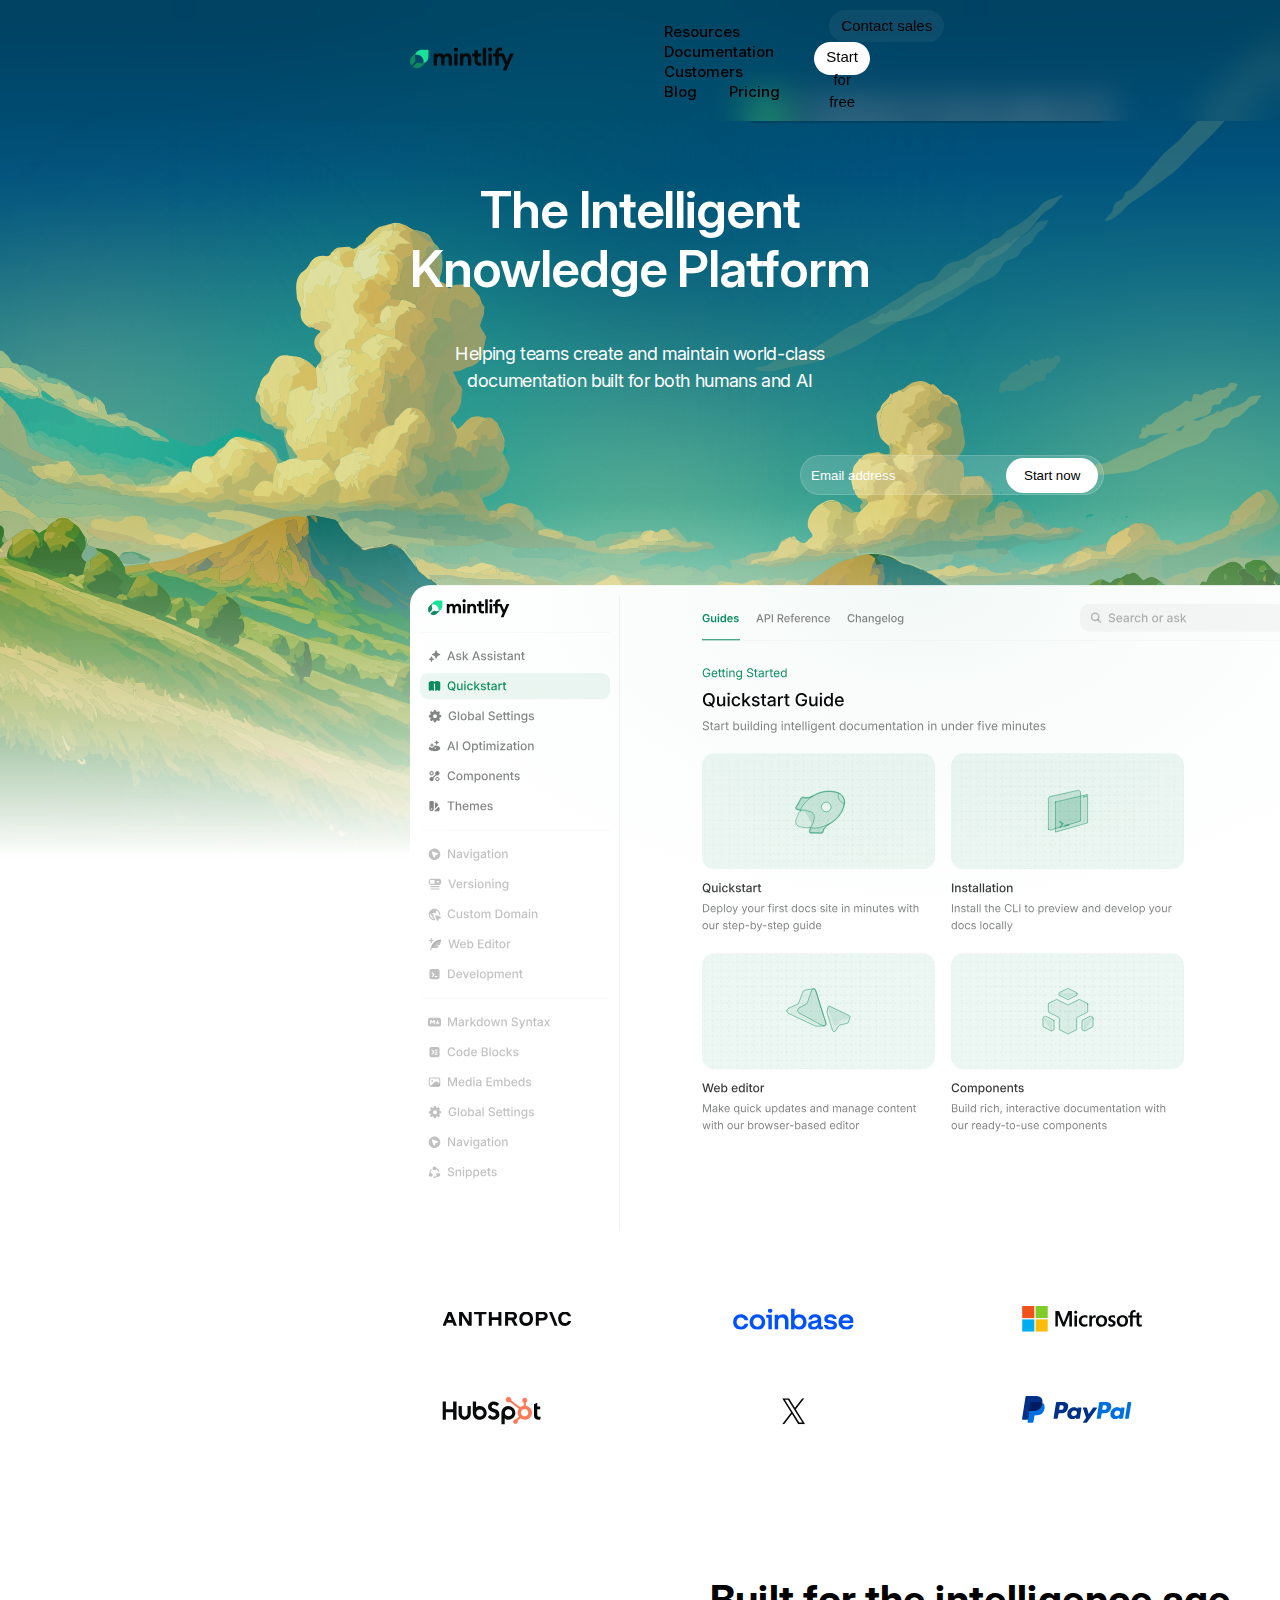
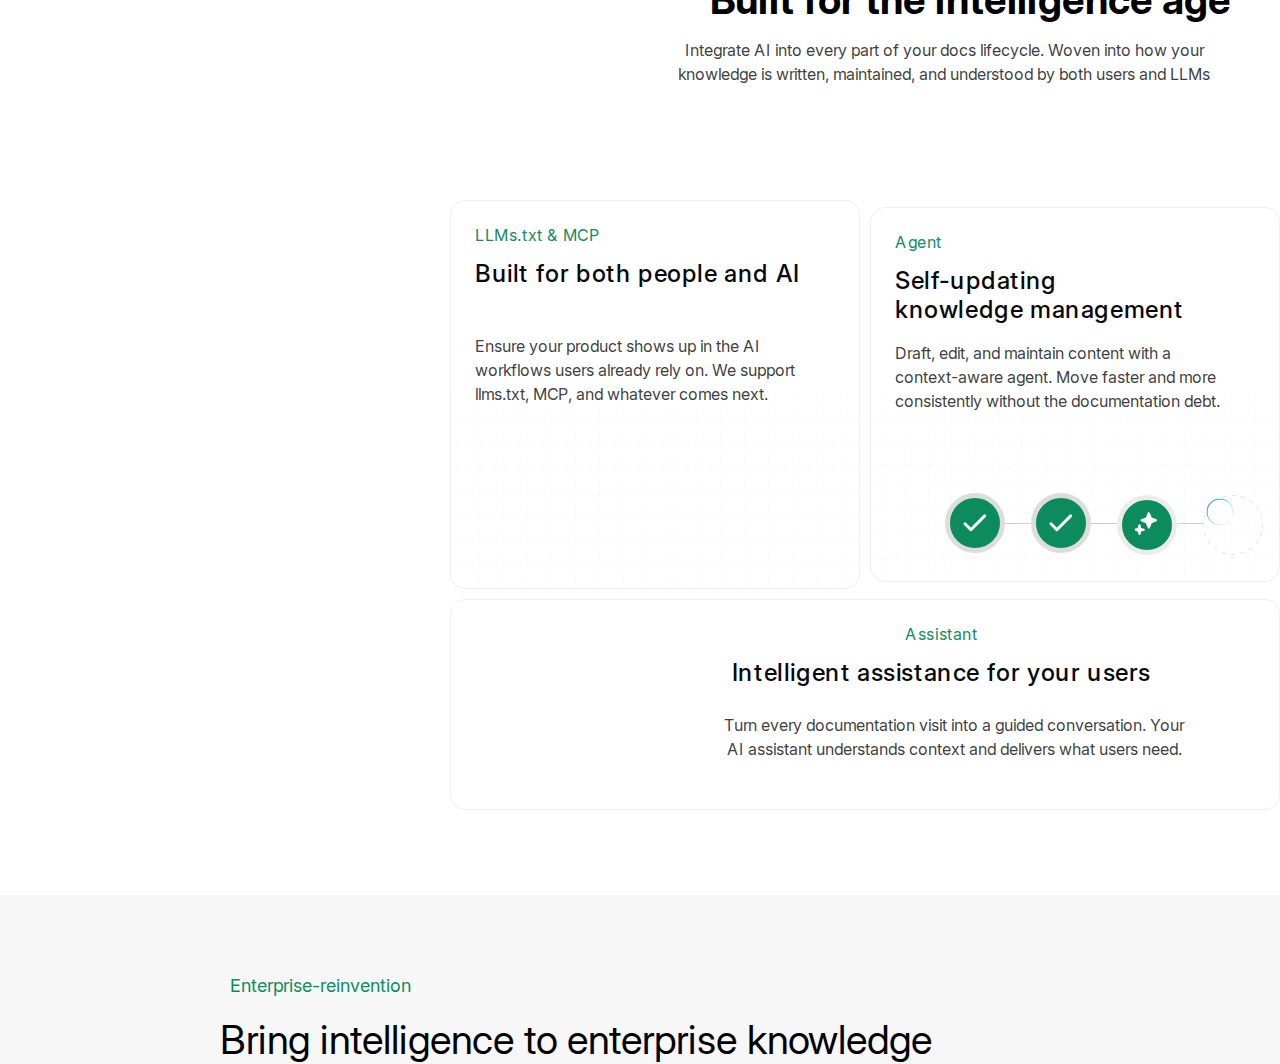
<file: CSS/mintlify-clone/index.html>
<!DOCTYPE html>
<html lang="en">
<head>
    <meta charset="UTF-8">
    <meta name="viewport" content="width=device-width, initial-scale=1.0">
    <title>mintlify</title>
    <link rel="stylesheet" href="./main.css">
</head>
<body>
    <header class="header">
        <div >
            <img src="./assets/img/svg-export/svgexport-12.svg" alt="logo" class="logo">
        </div>
        <div class="navbar">
        <ul>
            <div class="resources-dropdown">
                <li><a href="#">Resources</a></li>
            </div>
            <div>
                <li><a href="#">Documentation</a></li>
            </div>
            <li><a href="#">Customers</a></li>
            <li><a href="#">Blog</a></li>
            <li><a href="#">Pricing</a></li>
        </ul>
        </div>
        <div class="button">
            <button class="contact">Contact sales</button>
            <button class="start">Start for free</button>
        </div>
    </header>
    <main class="main-content">
        <div>
            <img src="./assets/img/bg-light.svg" class="background-image" >
        </div>
        <div class="new-btn">
                <span class="new">NEW</span>
                <span class="self-updating">Self-updating docs with agent suggestions</span>
                <!-- <span class="arrow">&rsaquo;</span> -->
                <img class="arrow" src="./assets/img/svgexport-14.svg">
            </button>
        </div>
        <h1 class="h1">The Intelligent Knowledge Platform
        </h1>
        <p class="p1">Helping teams create and maintain world-class documentation built for both humans and AI</p>
        
        <form class="form" >
            <input class="email"type="email"placeholder="Email address"> </input>
            <button type="submit">Start now</button>
        </form>
        <div>
            <img src="./assets/img/hero-image-light.svg" class="table">
        </div>
        <section>
            <div class="company">
                <img src="./assets/img/svg-export/svgexport-15.svg" class="anthropic">
                <img src="./assets/img/svg-export/svgexport-16.svg" class="coinbase">
                <img src="./assets/img/svg-export/svgexport-17.svg"class="microsoft">
                <img src="./assets/img/svg-export/svgexport-18.svg"class="perplexity">
                <img src="./assets/img/svg-export/svgexport-19.svg"class="hubspot">
                <img src="./assets/img/svg-export/svgexport-20.svg"class="x">
                <img src="./assets/img/svg-export/svgexport-21.svg"class="paypal">
                <img src="./assets/img/svg-export/svgexport-22.svg"class="lovable">
            </div>
        </section>
        <div>
            <h1 class="built-heading">Built for the intelligence age</h1>
        </div>
        <p class="subheading">
            Integrate AI into every part of your docs lifecycle. Woven into how your knowledge is written, maintained, and understood by both users and LLMs
        </p>
        <section class="blocks">
            <div class="block-1">
                <img src="./assets/img/svgexport-22.svg" class="block-1-bg">
                <p class="block-1-p-1"> LLMs.txt & MCP</p>
                <h4 class="block-1-heading">Built for both people and AI</h4>
                <p class="block-1-p-2">Ensure your product shows up in the AI workflows users already rely on. We support llms.txt, MCP, and whatever comes next.</p>
                
            </div>
            <div class="block-2">
                <img src="./assets/img/svgexport-22.svg" class="block-2-bg">
                <p class="block-2-p-1">Agent</p>
                <h4 class="block-2-heading">Self-updating knowledge management</h4>
                <p class="block-2-p-2">Draft, edit, and maintain content with a context-aware agent. Move faster and more consistently without the documentation debt.</p>
                <div class="check-mark-anm"> 
                    <div><img src="./assets/img/svg-export/svgexport-31.svg" class="check-mark"></div>
                    <div><img src="./assets/img/mintlify-com (1)/svgexport-71.svg" class="check-mark-line"></div>
                    <div><img src="./assets/img/svg-export/svgexport-31.svg" class="check-mark"></div>
                    <div><img src="./assets/img/mintlify-com (1)/svgexport-71.svg" class="check-mark-line"></div>
                    <div class="block-2-anm-1"><img src="./assets/img/svg-export/svgexport-32.svg" class="check-star">
                        <img src="./assets/img/svg-export/svgexport-31.svg" class="check-mark-hover">
                    </div>
                    <div><img src="./assets/img/mintlify-com (1)/svgexport-71.svg" class="check-mark-line"></div>
                    <div class="block-2-anm-2">
                        <div class="check-mark-div">
                            <img src="./assets/img/svg-export/svgexport-32.svg" class="check-star">
                            <img src="./assets/img/svg-export/svgexport-31.svg" class="check-mark-hover">
                        </div>
                        <div class="loader-img">
                            <img src="./assets/img/mintlify-com (1)/svgexport-34.svg" class="loader-bg">
                            <div class="loader"> </div>
                        </div>
                    </div>
                </div>
            </div>
            <div class="block-3">
                <p class="block-3-p-1">Assistant</p>
                <h4 class="block-3-heading">Intelligent assistance for your users</h4>
                <p class="block-3-p-2">Turn every documentation visit into a guided conversation. Your AI assistant understands context and delivers what users need.</p>
            </div>
        </section>
        <section class="part-2">
            <p  class="part-2-p-1">Enterprise-reinvention</p>
            <h class="part-2-heading">Bring intelligence to enterprise knowledge</h>
        </section>
    </main>

</body>
</html>
</file>
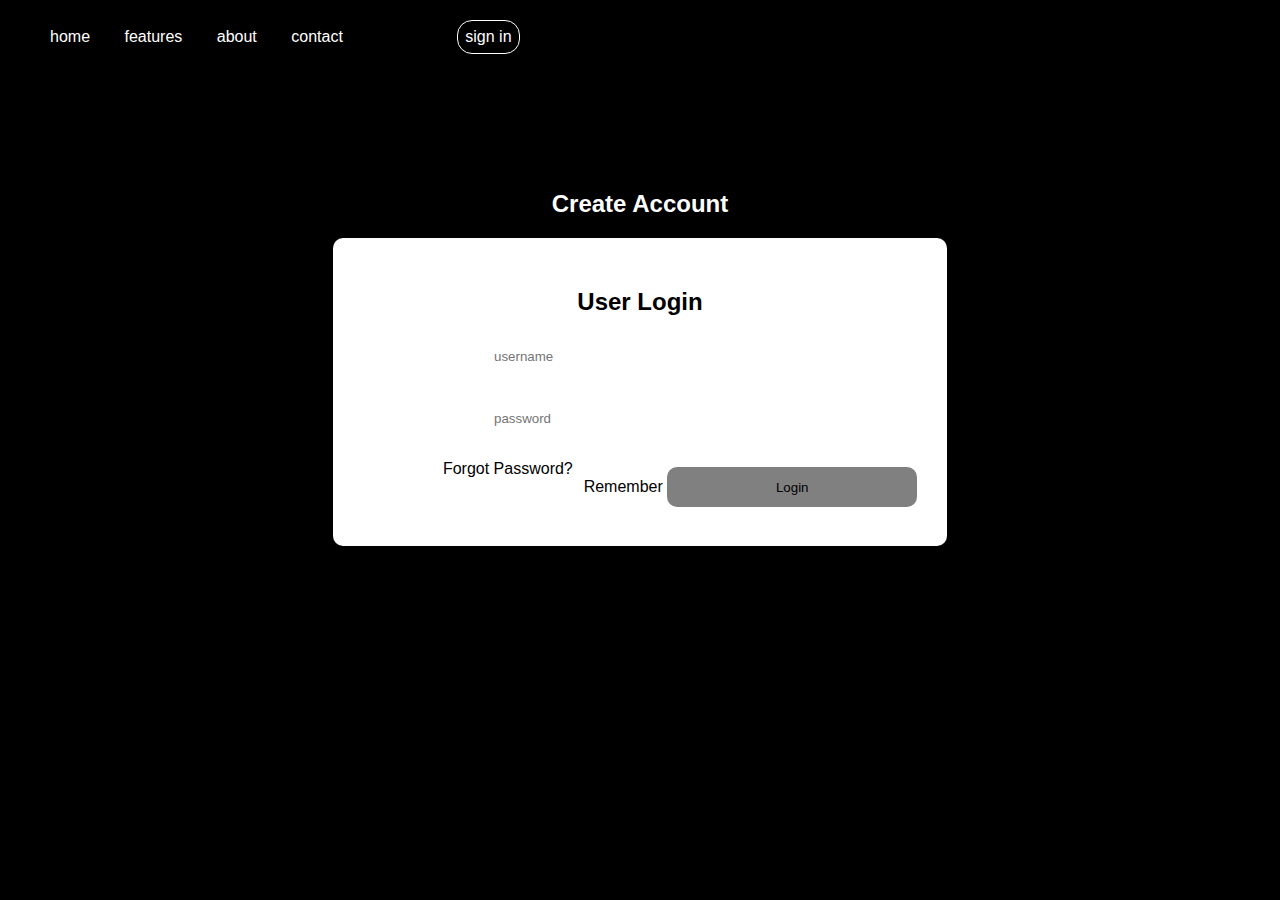
<file: CSS/form.html>
<!DOCTYPE html>
<html lang="en">
<head>
    <meta charset="UTF-8">
    <meta name="viewport" content="width=device-width, initial-scale=1.0">
    <title>form page</title>
    <style>
        body {
            font-family: 'Arial', sans-serif;
            background-color: black;
            margin: 0;
            padding: 0;
            position: sticky;
            
        }
        .login-form input[type="text"], .login-form input[type="password"] {
            width: 300px;
            height: 40px;
            border-radius: 10px;
            border: none;
            margin-bottom: 20px;
            padding-left: 10px;
            color: white;
            position:fixed;
        }
        

    </style>
</head>
<body class="dark:bg-slate-900;"style="background-color: black; position: sticky;">
    <div style="display:inline-block; justify-content:center; align-items:center; width:100%; height:70px;margin-left: 50px;margin-top:20px" >

            <div style="color: white;border:none; cursor:pointer;display: inline-block;margin-right: 30px;position:sticky;">
                home
            </div>
            <div style="color: white;border:none; cursor:pointer;display: inline-block;margin-right: 30px;position: sticky;">
                features 
            </div>
            <div style="color: white;border:none; cursor:pointer; display: inline-block;margin-right: 30px;position: sticky;">
                about
            </div>
            <div style="color:white; border:none; cursor:pointer; display: inline-block;margin-right: 30px;position: sticky;">
                contact
            </div>
            <div style="color:white; border:none; cursor:pointer; display: inline-block;margin-right:50px;margin-left: 80px;border:0.1px solid white;border-radius:15px;padding:7px;position: sticky;">
                sign in
            </div>
        
    </div>
    <div style="margin-top:100px; text-align:center;position: sticky;">
        <h2 style="color: white;align-items: center;header {
            position: -webkit-sticky; /* For Safari support */
            position: sticky;
            top: 0; /* Sticks at the top of the viewport */
            background-color: white;
            z-index: 100;
            }position: sticky;">Create Account</h2>
        <form  style="background-color:white;display:inline-block; padding:30px;border-radius:10px;">
            <h2>User Login</h2>
            <div class="login-form" style="text-align:center;position: sticky;">
                <input type="text" placeholder="username" style="width:300px;height:40px; border-radius:10px;position: sticky;"><br>
                <input type="password" placeholder="password" style="width:300px; height:40px; border-radius:10px; border:none; margin-bottom:20px; padding-left:10px;position: sticky;"><br>
                <div style="display:inline-block; text-align:right; width:300px; margin-bottom:20px;position: sticky;">
                    <div style="color: black;border:none; cursor:pointer;display: inline-block;margin-right:90px;position: sticky;">Forgot Password? </a>
                    </div>
                    <div style="color: black;border:none; cursor:pointer;display: inline-block;margin-left:30px;position: sticky;">Remember </a>
                    </div>
                </div>

                <input type="submit" value="Login" style="width:250px; height:40px; border-radius:10px; border:none; background-color:gray; cursor:pointer;position:static;">
            </div>

            
        </form>
    </div>
    
</body>
</html>
</file>
<file: CSS/mintlify-clone/main.css>
*{
    margin: 0px;
    padding: 0px; 
    box-sizing: border-box;  
}
@font-face {
    font-family: 'myfont';
    src: /*url('./assets/fonts/font.woff2') format('woff2'),  */
    url('./assets/fonts/InterVariable-.ttf') format('truetype');
    font-display: swap;
}
body{
    font-family: 'myfont';
    overflow-x: hidden;
}
.logo {
    width: 104px;
    height: 24px;
    margin-right:140px;
    margin-left:400px;
}
.navbar li{
    list-style-type: none;
    /* color: black; */
    font-family:'myfont';
    font-size: 15px; 
    display: inline-block;
    margin-top: 0px;
    margin-right: 8px;
    margin-left: 0px;
    gap:0px;
    font-weight:500;

}
.navbar li a{
    text-decoration: none;
    color: black;
    border-radius:20px;
    margin-top: 0px;
    padding: 10px;
}
.navbar li a:hover{
    cursor: pointer;
    background-color:#ffffff0d;
    border-radius: 20px;
    font-weight: 500;
    
}
.navbar div{
    display: inline-block;
    padding:0px 0px;
    margin-top: 0px;
    margin-bottom: 0px; 
    top:0px;
    gap:0px;
    margin-right: 0px;
    
} 
.header{
    display:flex;
    justify-content: space-evenly;
    align-items: center;
    padding:0px 0px;
    margin-top: 0px;
    padding: 10px;
    top:0px;
    position:fixed;
    width:100%;
    z-index: 50000;
    backdrop-filter: blur(18px);
    margin:0px;
    user-select: none;
} 
.resources-dropdown{
    margin-right:0px;
}
.contact{
    background-color: #ffffff0d;
    border-radius: 20px;
    margin-right: 4px;
    margin-left: 15px;
    border-radius: 20px;
    padding:4.5px 12px;
    line-height: 1.5;
    border: none;
    cursor: pointer;
    font-size: 15px;
    color: black;
    font-weight: 500;
}

.start{
    border-radius: 20px;
    font-size:15px;
    padding:4.5px 12px;
    line-height: 1.5;
    height: 33.5px;
    background-color: white;
    border: none;
    cursor: pointer;
    margin-right: 400px;
    font-weight: 500;

}
.background-image{
    width: 100%;
    height: auto;
    margin-top: auto;
    position:absolute;
    display:flex;
    top:0;
    z-index:-100;
}
.new-btn{
    border:none;
    font-size:14px;
    color:white;
    z-index: 1000;
    display: inline-flex;
    position: absolute;
    top:90px;
    left:740px;
    align-items: center;
    background-color:#08090a26;
    backdrop-filter: blur(12px);
    border-radius: 20px;
    padding: 4px 8px 4px 4px;
    line-height:18px;
    margin-top: 0px;

}
.new{
    background-color:#0c8c5e ;
    margin-right:8px;
    border-radius:15px;
    width:45px;
    height: 25px;
    padding: 2px 8px;
    display: flex;
    align-items: center;
    font-family: 'Franklin Gothic Medium', 'Arial Narrow', Arial, sans-serif;
    font-size: 12px;
    justify-content: center;
}
.self-updating{
    font-weight: 550;
    font-family: 'Gill Sans', 'Gill Sans MT', Calibri, 'Trebuchet MS', sans-serif;
    margin-right: 7px;
}
/* .arrow{
    background-color:white;
    border-radius: 50%;
    height: 15px;
    width: 15px;
    display: flex;
    justify-content: center;
    align-items: center;
    color:blue;
    box-sizing: border-box;
    margin-left: 7px;
    margin-right: 2px;
    font-weight: 800;
    font-size:15px;
} */
.arrow{
    height:15px;
    width:15px;
    margin-left: 2px;
}
.new-btn:hover{
    background-color: #08090a12;
    cursor: pointer;
}

.h1{
    /* display: flex;
    position: absolute;
    top:180px;
    left:700px;
    align-items: center;
    font-size: 63.76px;
    font-family: 'Franklin Gothic Medium', 'Arial Narrow', Arial, sans-serif;
    color: white;
    word-wrap: break-word;
    overflow-wrap: break-word;
    justify-content: center;
    text-align: center;
    text-wrap: balance; */
    
    
    z-index: 20;
    display: flex;
    margin-block-start: 0.83em;
    margin-block-end: 0.83em;
    justify-content: center;
    align-content: center;
    width: 100%;
    max-width: 43rem;
    text-align: center;
    color: white;
    font-weight: 600;
    line-height: 1.15;
    text-wrap: balance;
    letter-spacing: -.02em;
    font-size: 64px;
    font-size: max(2.5rem, min(4vw, 4rem));
    margin-inline: auto;
    margin-top:180px;
    /* font-family:inherit ; */

}
/* .h2{
    display: inline-flex;
    position: absolute;
    top:250px;
    left:650px;
    align-items: center;
    font-size:63.76px;
    font-family: 'Franklin Gothic Medium', 'Arial Narrow', Arial, sans-serif;
    color: white;
} */
/* .p1{
    display: inline-flex;
    position: absolute;
    top:340px;
    left:720px;
    align-items: center;
    width: 450px;
    font-size: 18px;
    font-family: 'Franklin Gothic Medium', 'Arial Narrow', Arial, sans-serif;
    color:white;
    text-wrap: balance;
} */
.p1{
    z-index: 20;
    display: flex;
    /* margin-block-start: 0.83em;
    margin-block-end: 0.83em; */
    justify-content: center;
    align-content: center;
    width: 630.1px;
    margin-top: 0px;
    top:0;
    max-width: 472px;
    text-align: center;
    color: white;
    font-weight: 400;
    line-height: 150%;
    text-wrap: balance;
    letter-spacing: -.02em;
    font-size: 18px;
    margin-inline: auto;
    text-wrap-mode: wrap;
    text-wrap-style: pretty;
}
/* .p2{
    display: inline-flex;
    position: absolute;
    top:365px;
    left:735px;
    align-items: center;
    width: 450px;
    font-size:18px;
    color:white;
    font-family: 'Franklin Gothic Medium', 'Arial Narrow', Arial, sans-serif; */
/* } */
.form{
    display: inline-flex;
    position: absolute;
    top:455px;
    left:800px;
    align-items: center;
    background-color:#ffffff26;
    border-style: solid;
    border-width:1px;
    border-color:#ffffff26;
    border-radius: 23px;
    width: 304px;
    padding-top: 8px;
    padding-bottom: 8px;
    gap:14px;
    height: 40px;
    
}
.email{
    margin-right:0px;
    margin-left: 6px;
    opacity: 10;
    background-color:#ffffff26;
    background-color: transparent;
    border: none;
    outline: none;
    padding: 4px;
    font-family: 'Franklin Gothic Medium', 'Arial Narrow', Arial, sans-serif;
}
.email::placeholder{
    color: white;
    opacity: 10;
}
.form button{
    background-color: white;
    color: black;
    border-radius: 20px;
    border-color: none;
    border: none;
    padding: 10px;
    margin-right: 0px;
    padding-right: 18px;
    padding-left: 18px;
    margin-top: 4px;
    margin-bottom: 4px;
}

.table{
    display: inline-flex;
    position: absolute;
    top:65%;
    bottom:0;
    left:410px;
    align-items: center;
    border-radius: 20px;
    /* background-image:linear-gradient(to-bottom,transparent 50% blur 50% ); */
}
.company{
    display: inline-flex;
    position: absolute;
    top:143%;
    left:490px;
    align-items: center;
    justify-content: center;
    flex-wrap: wrap;
    gap:40px;
    /* height: 40px;
    width: 1px; */
    display: grid;
    grid-auto-flow: column;
    grid-auto-flow: row;
    grid-template-columns: 250px 250px 250px 250px;
    grid-template-rows: 64px 64px;
    line-height: 24px;
    max-width: 1024px;
    height: 156px;
    text-wrap: balance;
    padding-bottom: 0px;
    padding-bottom: 0px;
    padding-right: 0px;
    padding-top: 0px;
    row-gap: 28px;
    text-size-adjust: 100%;

}
/*  */
.anthropic{
    width:130px;
    height: 20px;
}
.coinbase{
    width: 122px;
    height: 25px;
}
.microsoft{
    width: 120;
    height: 26px;
}
.company img perplexity{
    width: 135px;
    height: 35px;
}
.hubspot{
    width: 100px;
    height: 30px;
}
.x{
    width: 124px;
    height: 27px;
    /* display:flex;
    align-items: center; */
}
.paypal{
    width: 110px;
    height: 130px;
}
.lovable{
    width:107px;
    height: 18px;
}
.built-heading{
    font-size: 40px;
    display: inline-flex;
    position: absolute;
    align-items: center;
    justify-content: center;
    top: 175%;
    left:710px;
}
.subheading{
    font-size: 16px;
    display: flex;
    position: absolute;
    text-align: center;
    align-items: center;
    justify-content: center;
    top: 182%;
    left:620px;
    text-wrap: balance;
    height: 48px;
    width: 648px;
    color:#08090acc;
    margin-inline: auto;
    line-height:1.5;
}
.blocks{
    display: grid;
    /* display:flex; */
    position: absolute;
    top:200%;
    left:450px;
    align-items: center;
    justify-content: center;
    grid-template-columns: repeat(2,1fr);
    /* grid-template-rows: 200px; */
    /* max-width: 1200px; */
    gap:10px;
}
.block-1{
    border: solid #08090a12;
    border-radius: 15px;
    border-width: 1px;
    padding: 24px;
    grid-row:1/2;
    grid-column: 1/2;
    position: relative;
    overflow: hidden;
}
.block-1-bg{
    position:absolute; 
    width:100%;
    height: 100%;
    object-fit: cover;
    z-index:-1;
    overflow-clip-margin: content-box;
    color-scheme: light;
    user-select: none;
    color:#08090a12;
    top:50%;
    left:0px;
    opacity: 0.06;

}
.block-1-p-1{
    color:#188b5f;
    letter-spacing: 0.6px;
    width:432.94px;
    height:18px

}
.block-1-heading{
    font-size:24px;
    width: 432.94px;
    height: 31.2px;
    letter-spacing: 0.6px;
    color: #08090a;
    font-weight: 500;
    text-wrap: balance;
    display: block;
    margin-block-start: 1rem;
    margin-block-end: 1em;
    margin-inline-start: 0px;
    margin-inline-end: 0px;
}
.block-1-p-2{
    width:400.94px;
    height:72px;
    color:#08090acc;
    padding-top:20px;
    padding-bottom: 230px;
    font-size: 16px;
    text-wrap:balance;
    line-height: 1.5;
}
.block-2{
    border: solid #08090a12;
    border-radius: 15px;
    border-width: 1px;
    padding: 24px;
    margin-left: 0px;
    position: relative;
    overflow: hidden;
    grid-row: 1/2;
    grid-column: 2/3;
}
.block-2-bg{
    /* display: flex;
    width:min-content;
    /* height:min-content; */
    position:absolute; 
    width:100%;
    height: 100%;
    object-fit: cover;
    z-index:-1;
    overflow-clip-margin: content-box;
    color-scheme: light;
    user-select: none;
    color:#08090a12;
    top:50%;
    left:0px;
    opacity: 0.06;

}
.block-2-p-1{
    color:#188b5f;
    letter-spacing: 0.6px;
    width:432.94px;
    height:18px;
    
}
.block-2-heading{
    font-size:24px;
    width: 432.94px;
    height: 31.2px;
    letter-spacing: 0.6px;
    color: #08090a;
    font-weight: 500;
    text-wrap: balance;
    display: block;
    margin-block-start: 1rem;
    margin-block-end: 1em;
    margin-inline-start: 0px;
    margin-inline-end: 0px;
}
.block-2-p-2{
    width:400.94px;
    height:72px;
    color:#08090acc;
    padding-top:20px;
    font-size: 16px;
    text-wrap:balance;
    line-height: 1.5;
}
.check-mark-anm{
    margin-top:50px;
    display:flex;
    flex-direction:row;
    justify-items: center;
    align-items: center;
    margin-left: 50px;
    margin-top: 100px;
}
.check-mark-line{
    filter:brightness(500%);
    top: 20px;
    background-color: rgb(44, 44, 44);
    margin-bottom:7px;
}
.check-mark{
    background-color: #0c8c5e;
    border-radius: 50%;
    height: 60px;
    width: 60px;
    border: 5px solid rgb(221, 221, 221);
    padding:10px;
}
.check-star{
    background-color: #0c8c5e;
    border-radius: 50%;
    height: 60px;
    width: 60px; 
    border: 5px solid rgb(236, 236, 236);
    padding:12px;
    position: absolute;
    /* top:50%;
    left:50%; */
    /* transform: translate(-50%,-50%); */
}
.block-2-anm-1{
    position: relative;
    display: flex;
    justify-content: center;
    align-items: center;
    padding: 0px;
    height: 60px;
    width: 60px; 
}
.check-mark-hover{
    opacity: 0;
    background-color: #0c8c5e;
    border-radius: 50%;
    height: 60px;
    width: 60px; 
    border: 5px solid rgb(221, 221, 221);
    padding:12px;
    /* position: absolute; */
    /*top:50%;
    left:50%;
    transform: translate(-50%,-50%);   */
}
/* .check-star,.check-mark-hover{
    /* position: absolute; 
    top:0;
    left: 0;
    width: 60px;
    height: 60px; */
    /* transition: opacity 1s ease; */

.block-2:hover .check-star{
    display: none;
    transition: all 0.5s ease-in-out;
}
.block-2:hover .check-mark-hover{
    opacity: 1;
    transition: all 1s ease-in-out;
    
}
.loader-img{
    height: 60px;
    width: 60px;
    position: absolute;
    display: flex;
    align-items: center;
    justify-content: center;
}
.loader{
    height:27px;
    width: 27px;
    position:absolute;
    background-color: white;
    background-image: linear-gradient(white, white), 
                    linear-gradient(to bottom right, #0c8c5e, #46b58b,  #a5e0c7,#e0f7ef,white);
    background-origin: border-box;
    background-clip: padding-box, border-box;
    border: 1.8px solid transparent;
    top:28%;
    border-radius: 50px;
    border-image-slice: 1;
    bottom: 50%;
    left:28%;
    right: 50%;
    transform: translate(-50%, -50%);
    /* bottom: 50%; */
    animation: spin 2s linear infinite;
}
    @keyframes spin {
    0% {
    transform: rotate(0deg);
    }
    100% {
    transform: rotate(360deg);
}
    
}
.loader-bg{
    width: 100%;
    height: 100%;
    object-fit: cover;
    display: block;
    overflow: hidden;
    position: absolute;
    animation: spin 3s linear infinite;
    animation-play-state: paused;
}

    @keyframes spin {
    0% {
    transform: rotate(0deg);
    }
    100% {
    transform: rotate(360deg);
}
}
.block-2-anm-2{
    position: relative;
    height: 60px;
    width: 60px;
}
.check-mark-div{
    opacity: 0;
    transform: scale(0.8);
    transition: all 0.3 ease;
    position: absolute;
    display: flex;
    justify-content: center;
    align-items: center;
}
.block-2:hover .loader-bg{
    animation-play-state: running;
}
.block-2:hover .loader-img{
    opacity: 0;
    transform: scale(0.8); 
    display: visible;
    animation: popDisappear 12s backwards;
}
@keyframes popDisappear {

    0% {
    visibility: visible;
    opacity: 1;
    transform: scale(1);
}
    10% {
    opacity: 0;
    transform: scale(1);
}
90% {
    opacity: 0;
    transform: scale(1);
}

100% {
    opacity: 0;
    visibility: hidden;
    transform: scale(1);
}


}
.block-2:hover .check-mark-div{
    opacity: 1;
    transition: all 0.2s ease-in-out;
    visibility: visible;
    transform: scale(1);
    animation: popAppear 5s backwards;
}

@keyframes popAppear {

    0% {
    visibility: hidden;
    opacity: 0;
    transform: scale(1);
}
    10% {
    opacity: 0;
    transform: scale(1);
}
90% {
    opacity: 1;
    transform: scale(1);
}

100% {
    opacity: 1;
    visibility: visible;
    transform: scale(1);
}
}

.block-3{
    border: solid #08090a12;
    border-radius: 15px;
    border-width: 1px;
    padding: 24px;
    margin-left: 0px;
    position: relative;
    overflow: hidden;
    /* grid-row: 3/5; */
    grid-column:1/3;

}
.block-3-p-1{
    color:#188b5f;
    letter-spacing: 0.6px;
    width:432.94px;
    height:18px;
    display: flex;
    flex-direction: column;
    align-items: center;
    text-align: center;
    margin-left: 250px;
}
.block-3-heading{
    font-size:24px;
    width: 432.94px;
    height: 31.2px;
    letter-spacing: 0.6px;
    color: #08090a;
    font-weight: 500;
    text-wrap: balance;
    display: block;
    margin-block-start: 1rem;
    margin-block-end: 1em;
    margin-inline-start: 0px;
    margin-inline-end: 0px;
    display: flex;
    flex-direction: column;
    align-items: center;
    text-align: center;
    margin-left: 250px;
}
.block-3-p-2{
    width:478.94px;
    height:72px;
    color:#08090acc;
    padding:0px;
    font-size: 16px;
    text-wrap:balance;
    line-height: 1.5;
    display: flex;
    flex-direction: column;
    align-items: center;
    text-align: center;
    margin-left: 240px;
}
.part-2{
    background-color: #08090a08;
    margin-top: 200px;
    align-items: center;
    justify-content: center;
    position: absolute;
    width: 100%;
    top:255%;
    
}
.part-2-p-1{
    color: #0c8c5e;
    font-size: 18px;
    width: 640px;
    height: 18px;
    text-align: center;
    padding-top: 80px;
    padding-bottom: 40px;
}
.part-2-heading{
    font-size:40px;
    margin-left: 220px;
    text-wrap: balance;
    width:10px;
    height: 200px;
}
</file>
